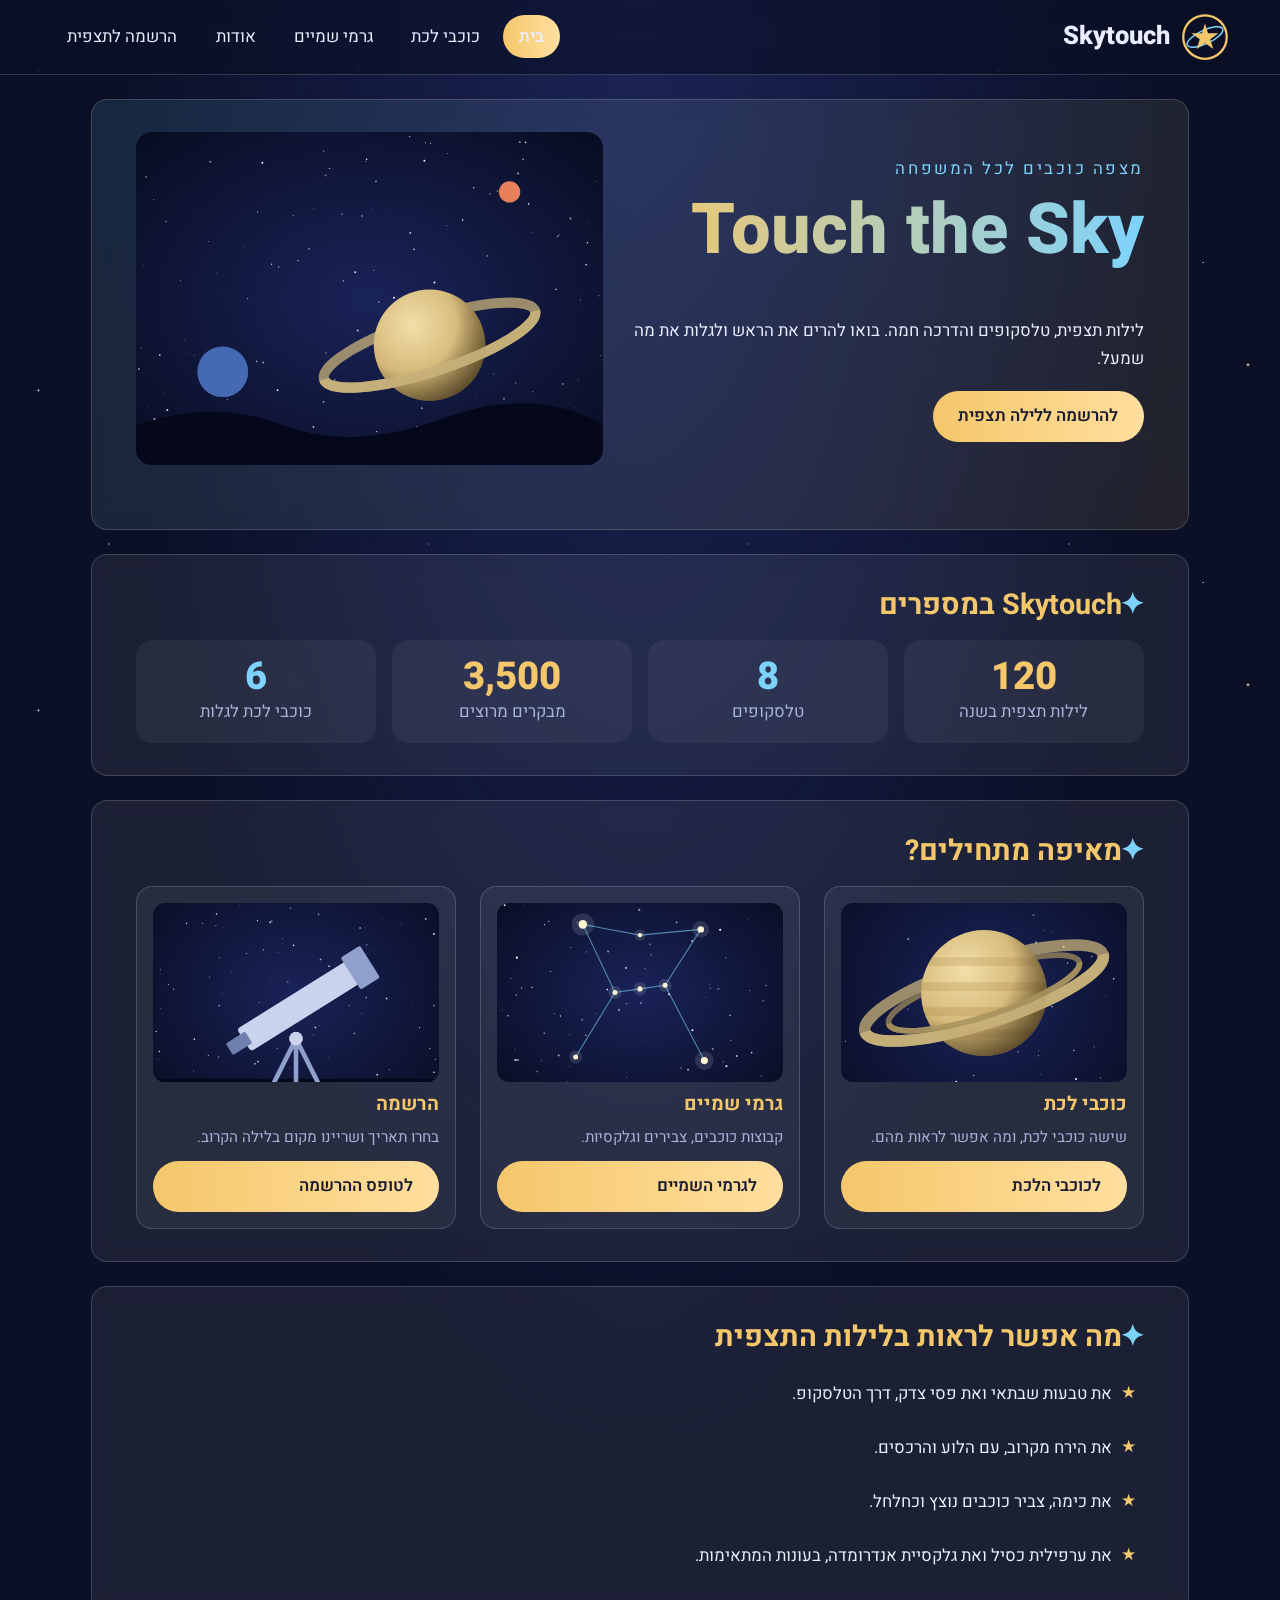
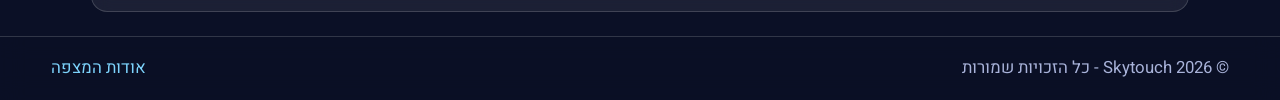
<file: index.html>
<!DOCTYPE html>
<html lang="he" dir="rtl">
<head>
  <meta charset="UTF-8">
  <meta name="viewport" content="width=device-width, initial-scale=1.0">
  <meta name="description" content="Skytouch - מצפה כוכבים עם לילות תצפית לכל המשפחה. Touch the Sky">
  <title>Skytouch | מצפה כוכבים</title>
  <link rel="icon" href="favicon.ico">
  <link rel="preconnect" href="https://fonts.googleapis.com">
  <link rel="preconnect" href="https://fonts.gstatic.com" crossorigin>
  <link href="https://fonts.googleapis.com/css2?family=Heebo:wght@300;400;600;800&display=swap" rel="stylesheet">
  <link rel="stylesheet" href="css/style.css">
  <link rel="stylesheet" href="css/home.css">
</head>
<body class="home">

  <header class="site-header">
    <a class="logo" href="index.html">
      <img src="assets/images/logo.svg" alt="לוגו Skytouch" width="48" height="48">
      <span>Skytouch</span>
    </a>
    <nav aria-label="תפריט ראשי">
      <ul>
        <li><a href="index.html" aria-current="page">בית</a></li>
        <li><a href="pages/planets.html">כוכבי לכת</a></li>
        <li><a href="pages/objects.html">גרמי שמיים</a></li>
        <li><a href="pages/about.html">אודות</a></li>
        <li><a href="pages/booking.html">הרשמה לתצפית</a></li>
      </ul>
    </nav>
  </header>

  <main>
    <section class="hero">
      <div class="hero-text">
        <p class="eyebrow">מצפה כוכבים לכל המשפחה</p>
        <h1>Touch the Sky</h1>
        <p>לילות תצפית, טלסקופים והדרכה חמה. בואו להרים את הראש ולגלות את מה שמעל.</p>
        <a class="btn" href="pages/booking.html">להרשמה ללילה תצפית</a>
      </div>
      <img src="assets/images/hero.svg" alt="איור של כוכב שבתאי עם טבעות מעל אופק לילי" width="700" height="500">
    </section>

    <section>
      <h2>Skytouch במספרים</h2>
      <ul class="stats">
        <li><strong>120</strong><span>לילות תצפית בשנה</span></li>
        <li><strong>8</strong><span>טלסקופים</span></li>
        <li><strong>3,500</strong><span>מבקרים מרוצים</span></li>
        <li><strong>6</strong><span>כוכבי לכת לגלות</span></li>
      </ul>
    </section>

    <section>
      <h2>מאיפה מתחילים?</h2>
      <div class="entry-cards">
        <article class="card">
          <img src="assets/images/planets/saturn.svg" alt="איור של שבתאי" width="400" height="400">
          <h3>כוכבי לכת</h3>
          <p>שישה כוכבי לכת, ומה אפשר לראות מהם.</p>
          <a class="btn" href="pages/planets.html">לכוכבי הלכת</a>
        </article>
        <article class="card">
          <img src="assets/images/objects/orion.svg" alt="איור של קבוצת הכוכבים כסיל" width="400" height="300">
          <h3>גרמי שמיים</h3>
          <p>קבוצות כוכבים, צבירים וגלקסיות.</p>
          <a class="btn" href="pages/objects.html">לגרמי השמיים</a>
        </article>
        <article class="card">
          <img src="assets/images/telescope.svg" alt="איור של טלסקופ" width="500" height="420">
          <h3>הרשמה</h3>
          <p>בחרו תאריך ושריינו מקום בלילה הקרוב.</p>
          <a class="btn" href="pages/booking.html">לטופס ההרשמה</a>
        </article>
      </div>
    </section>

    <section>
      <h2>מה אפשר לראות בלילות התצפית</h2>
      <ul class="sky-list">
        <li>את טבעות שבתאי ואת פסי צדק, דרך הטלסקופ.</li>
        <li>את הירח מקרוב, עם הלוע והרכסים.</li>
        <li>את כימה, צביר כוכבים נוצץ וכחלחל.</li>
        <li>את ערפילית כסיל ואת גלקסיית אנדרומדה, בעונות המתאימות.</li>
      </ul>
    </section>
  </main>

  <footer>
    <p>&copy; 2026 Skytouch - כל הזכויות שמורות</p>
    <a href="pages/about.html">אודות המצפה</a>
  </footer>

</body>
</html>
</file>
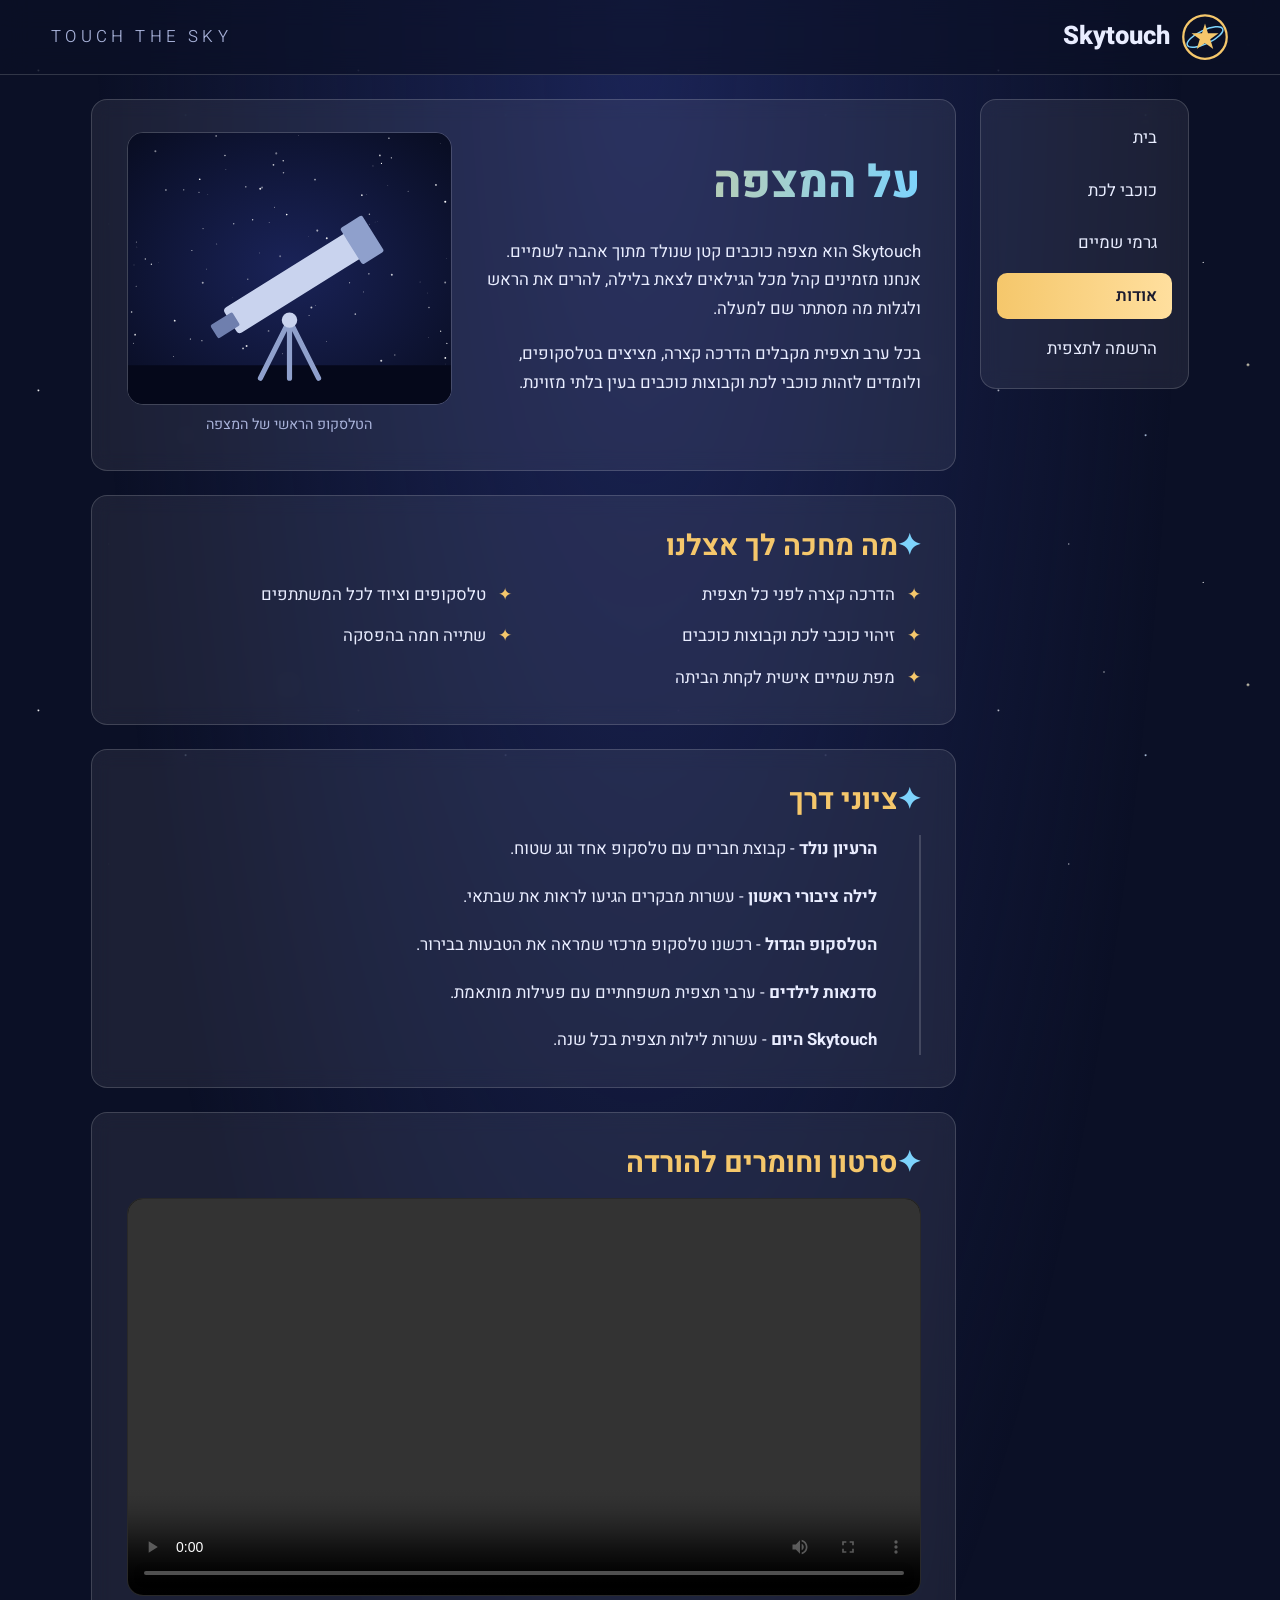
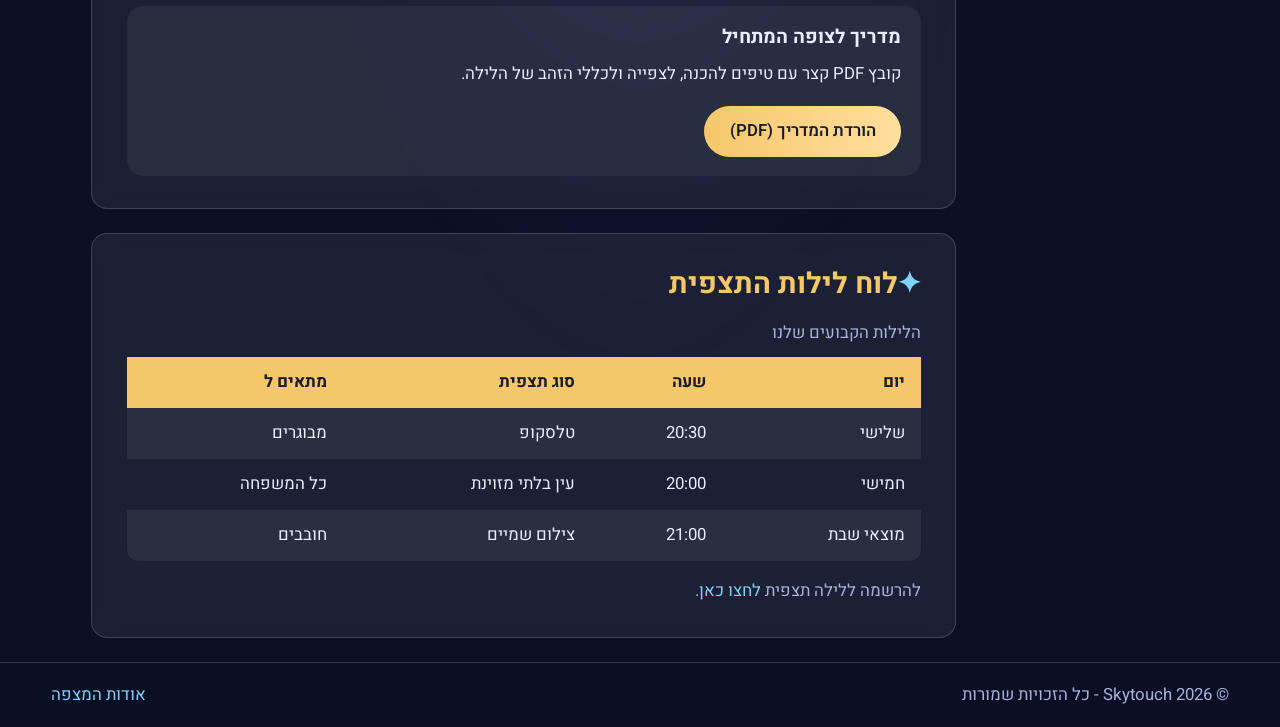
<file: pages/about.html>
<!DOCTYPE html>
<html lang="he" dir="rtl">
<head>
  <meta charset="UTF-8">
  <meta name="viewport" content="width=device-width, initial-scale=1.0">
  <meta name="description" content="הסיפור של מצפה Skytouch, לוח הלילות שלנו ומדריך להורדה לצופה המתחיל">
  <title>אודות | Skytouch</title>
  <link rel="icon" href="../favicon.ico">
  <link rel="preconnect" href="https://fonts.googleapis.com">
  <link rel="preconnect" href="https://fonts.gstatic.com" crossorigin>
  <link href="https://fonts.googleapis.com/css2?family=Heebo:wght@300;400;600;800&display=swap" rel="stylesheet">
  <link rel="stylesheet" href="../css/style.css">
  <link rel="stylesheet" href="../css/about.css">
</head>
<body>

  <header class="site-header">
    <a class="logo" href="../index.html">
      <img src="../assets/images/logo.svg" alt="לוגו Skytouch" width="48" height="48">
      <span>Skytouch</span>
    </a>
    <p class="tagline">Touch the Sky</p>
  </header>

  <div class="layout">
    <aside>
      <nav aria-label="תפריט ראשי">
        <ul>
          <li><a href="../index.html">בית</a></li>
          <li><a href="planets.html">כוכבי לכת</a></li>
          <li><a href="objects.html">גרמי שמיים</a></li>
          <li><a href="about.html" aria-current="page">אודות</a></li>
          <li><a href="booking.html">הרשמה לתצפית</a></li>
        </ul>
      </nav>
    </aside>

    <main>
      <section class="story">
        <div class="story-text">
          <h1>על המצפה</h1>
          <p>Skytouch הוא מצפה כוכבים קטן שנולד מתוך אהבה לשמיים. אנחנו מזמינים קהל מכל הגילאים לצאת בלילה, להרים את הראש ולגלות מה מסתתר שם למעלה.</p>
          <p>בכל ערב תצפית מקבלים הדרכה קצרה, מציצים בטלסקופים, ולומדים לזהות כוכבי לכת וקבוצות כוכבים בעין בלתי מזוינת.</p>
        </div>
        <figure>
          <img src="../assets/images/telescope.svg" alt="איור של טלסקופ על חצובה מתחת לשמיים כוכבים" width="500" height="420">
          
          <figcaption>הטלסקופ הראשי של המצפה</figcaption>
        </figure>
      </section>

      <section>
        <h2>מה מחכה לך אצלנו</h2>
        <ul class="perks">
          <li>הדרכה קצרה לפני כל תצפית</li>
          <li>טלסקופים וציוד לכל המשתתפים</li>
          <li>זיהוי כוכבי לכת וקבוצות כוכבים</li>
          <li>שתייה חמה בהפסקה</li>
          <li>מפת שמיים אישית לקחת הביתה</li>
        </ul>
      </section>

      <section>
        <h2>ציוני דרך</h2>
        <ol class="timeline">
          <li><strong>הרעיון נולד</strong> - קבוצת חברים עם טלסקופ אחד וגג שטוח.</li>
          <li><strong>לילה ציבורי ראשון</strong> - עשרות מבקרים הגיעו לראות את שבתאי.</li>
          <li><strong>הטלסקופ הגדול</strong> - רכשנו טלסקופ מרכזי שמראה את הטבעות בבירור.</li>
          <li><strong>סדנאות לילדים</strong> - ערבי תצפית משפחתיים עם פעילות מותאמת.</li>
          <li><strong>Skytouch היום</strong> - עשרות לילות תצפית בכל שנה.</li>
        </ol>
      </section>

      <section>
        <h2>סרטון וחומרים להורדה</h2>
        <div class="media-row">
          <figure class="video-box">
            <video controls preload="metadata" width="640" height="360">
              <source src="../assets/media/starfield.mp4" type="video/mp4">
              הדפדפן שלך אינו תומך בנגן וידאו.
            </video>

          </figure>
          <div class="download-box">
            <h3>מדריך לצופה המתחיל</h3>
            <p>קובץ PDF קצר עם טיפים להכנה, לצפייה ולכללי הזהב של הלילה.</p>
            <a class="btn" href="../assets/docs/beginner-guide.pdf" download>הורדת המדריך (PDF)</a>
          </div>
        </div>
      </section>

      <section>
        <h2>לוח לילות התצפית</h2>
        <table class="schedule">
          <caption>הלילות הקבועים שלנו</caption>
          <thead>
            <tr>
              <th scope="col">יום</th>
              <th scope="col">שעה</th>
              <th scope="col">סוג תצפית</th>
              <th scope="col">מתאים ל</th>
            </tr>
          </thead>
          <tbody>
            <tr>
              <td>שלישי</td>
              <td>20:30</td>
              <td>טלסקופ</td>
              <td>מבוגרים</td>
            </tr>
            <tr>
              <td>חמישי</td>
              <td>20:00</td>
              <td>עין בלתי מזוינת</td>
              <td>כל המשפחה</td>
            </tr>
            <tr>
              <td>מוצאי שבת</td>
              <td>21:00</td>
              <td>צילום שמיים</td>
              <td>חובבים</td>
            </tr>
          </tbody>
        </table>
        <p class="note">להרשמה ללילה תצפית <a href="booking.html">לחצו כאן</a>.</p>
      </section>
    </main>
  </div>

  <footer>
    <p>&copy; 2026 Skytouch - כל הזכויות שמורות</p>
    <a href="about.html">אודות המצפה</a>
  </footer>

</body>
</html>
</file>
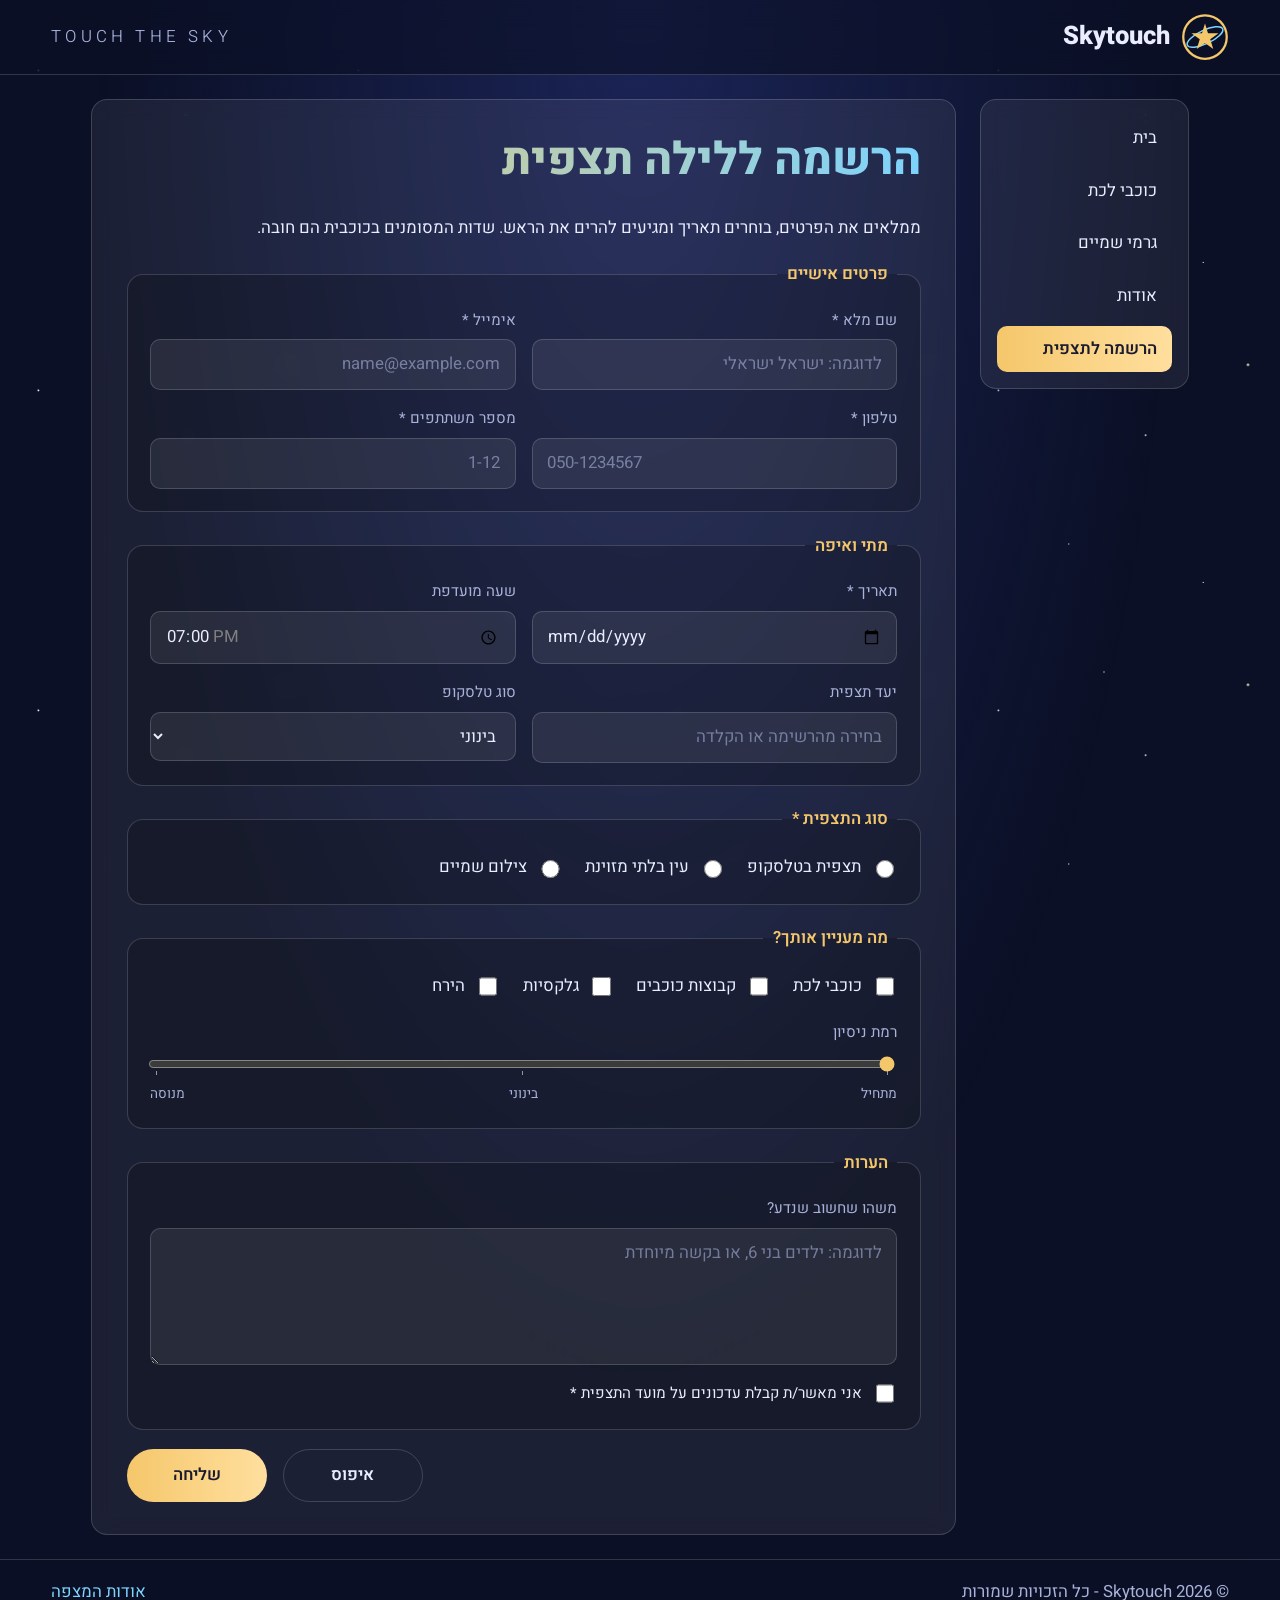
<file: pages/booking.html>
<!DOCTYPE html>
<html lang="he" dir="rtl">
<head>
  <meta charset="UTF-8">
  <meta name="viewport" content="width=device-width, initial-scale=1.0">
  <meta name="description" content="הרשמה ללילה תצפית במצפה Skytouch">
  <title>הרשמה לתצפית | Skytouch</title>
  <link rel="icon" href="../favicon.ico">
  <link rel="preconnect" href="https://fonts.googleapis.com">
  <link rel="preconnect" href="https://fonts.gstatic.com" crossorigin>
  <link href="https://fonts.googleapis.com/css2?family=Heebo:wght@300;400;600;800&display=swap" rel="stylesheet">
  <link rel="stylesheet" href="../css/style.css">
  <link rel="stylesheet" href="../css/booking.css">
</head>
<body>

  <header class="site-header">
    <a class="logo" href="../index.html">
      <img src="../assets/images/logo.svg" alt="לוגו Skytouch" width="48" height="48">
      <span>Skytouch</span>
    </a>
    <p class="tagline">Touch the Sky</p>
  </header>

  <div class="layout">
    <aside>
      <nav aria-label="תפריט ראשי">
        <ul>
          <li><a href="../index.html">בית</a></li>
          <li><a href="planets.html">כוכבי לכת</a></li>
          <li><a href="objects.html">גרמי שמיים</a></li>
          <li><a href="about.html">אודות</a></li>
          <li><a href="booking.html" aria-current="page">הרשמה לתצפית</a></li>
        </ul>
      </nav>
    </aside>

    <main>
      <section>
        <h1>הרשמה ללילה תצפית</h1>
        <p>ממלאים את הפרטים, בוחרים תאריך ומגיעים להרים את הראש. שדות המסומנים בכוכבית הם חובה.</p>

        <form action="thanks.html" method="get">

          <fieldset>
            <legend>פרטים אישיים</legend>
            <div class="row">
              <label>
                <span>שם מלא *</span>
                <input type="text" name="fullname" placeholder="לדוגמה: ישראל ישראלי" required minlength="2" maxlength="40" autocomplete="name">
              </label>
              <label>
                <span>אימייל *</span>
                <input type="email" name="email" placeholder="name@example.com" required autocomplete="email">
              </label>
            </div>
            <div class="row">
              <label>
                <span>טלפון *</span>
                <input type="tel" name="phone" placeholder="050-1234567" required pattern="0[0-9]{1,2}-?[0-9]{7}" title="מספר טלפון ישראלי, לדוגמה 050-1234567" autocomplete="tel">
              </label>
              <label>
                <span>מספר משתתפים *</span>
                <input type="number" name="people" placeholder="1-12" min="1" max="12" required>
              </label>
            </div>
          </fieldset>

          <fieldset>
            <legend>מתי ואיפה</legend>
            <div class="row">
              <label>
                <span>תאריך *</span>
                <input type="date" name="date" min="2026-11-01" max="2027-12-31" required>
              </label>
              <label>
                <span>שעה מועדפת</span>
                <input type="time" name="time" min="19:00" max="23:00" value="19:00" >
              </label>
            </div>
            <div class="row">
              <label>
                <span>יעד תצפית</span>
                <input type="text" name="place" list="places" placeholder="בחירה מהרשימה או הקלדה">
                <datalist id="places">
                  <option value="גג המצפה">
                  <option value="שדה פתוח מחוץ לעיר">
                  <option value="חניון לילה בהר">
                </datalist>
              </label>
              <label>
                <span>סוג טלסקופ</span>
                <select name="scope">
                  <optgroup label="לפי גודל">
                    <option value="small">קטן - קל לנשיאה</option>
                    <option value="medium" selected>בינוני</option>
                    <option value="large">גדול - הטלסקופ הראשי</option>
                  </optgroup>
                  <optgroup label="אחר">
                    <option value="none">בלי טלסקופ, רק עין</option>
                  </optgroup>
                </select>
              </label>
            </div>
          </fieldset>

          <fieldset>
            <legend>סוג התצפית *</legend>
            <div class="choices">
              <label><input type="radio" name="kind" value="telescope" required> תצפית בטלסקופ</label>
              <label><input type="radio" name="kind" value="eye"> עין בלתי מזוינת</label>
              <label><input type="radio" name="kind" value="photo"> צילום שמיים</label>
            </div>
          </fieldset>

          <fieldset>
            <legend>מה מעניין אותך?</legend>
            <div class="choices">
              <label><input type="checkbox" name="interest" value="planets"> כוכבי לכת</label>
              <label><input type="checkbox" name="interest" value="constellations"> קבוצות כוכבים</label>
              <label><input type="checkbox" name="interest" value="galaxies"> גלקסיות</label>
              <label><input type="checkbox" name="interest" value="moon"> הירח</label>
            </div>

            <label class="range-label">
              <span>רמת ניסיון</span>
              <input type="range" name="level" min="1" max="5" step="1" value="1" list="levels">
              <datalist id="levels">
                <option value="1" label="מתחיל">
                <option value="3" label="בינוני">
                <option value="5" label="מנוסה">
              </datalist>
              <span class="range-ends"><span>מתחיל</span><span>בינוני</span><span>מנוסה</span></span>
            </label>
          </fieldset>

          <fieldset>
            <legend>הערות</legend>
            <label>
              <span>משהו שחשוב שנדע?</span>
              <textarea name="notes" rows="4" maxlength="300" placeholder="לדוגמה: ילדים בני 6, או בקשה מיוחדת"></textarea>
            </label>
            <label class="agree">
              <input type="checkbox" name="agree" value="yes" required >
              <span>אני מאשר/ת קבלת עדכונים על מועד התצפית *</span>
            </label>
          </fieldset>

          <div class="buttons">
            <button type="reset">איפוס</button>
            <button type="submit">שליחה</button>
          </div>
        </form>
      </section>
    </main>
  </div>

  <footer>
    <p>&copy; 2026 Skytouch - כל הזכויות שמורות</p>
    <a href="about.html">אודות המצפה</a>
  </footer>

</body>
</html>
</file>
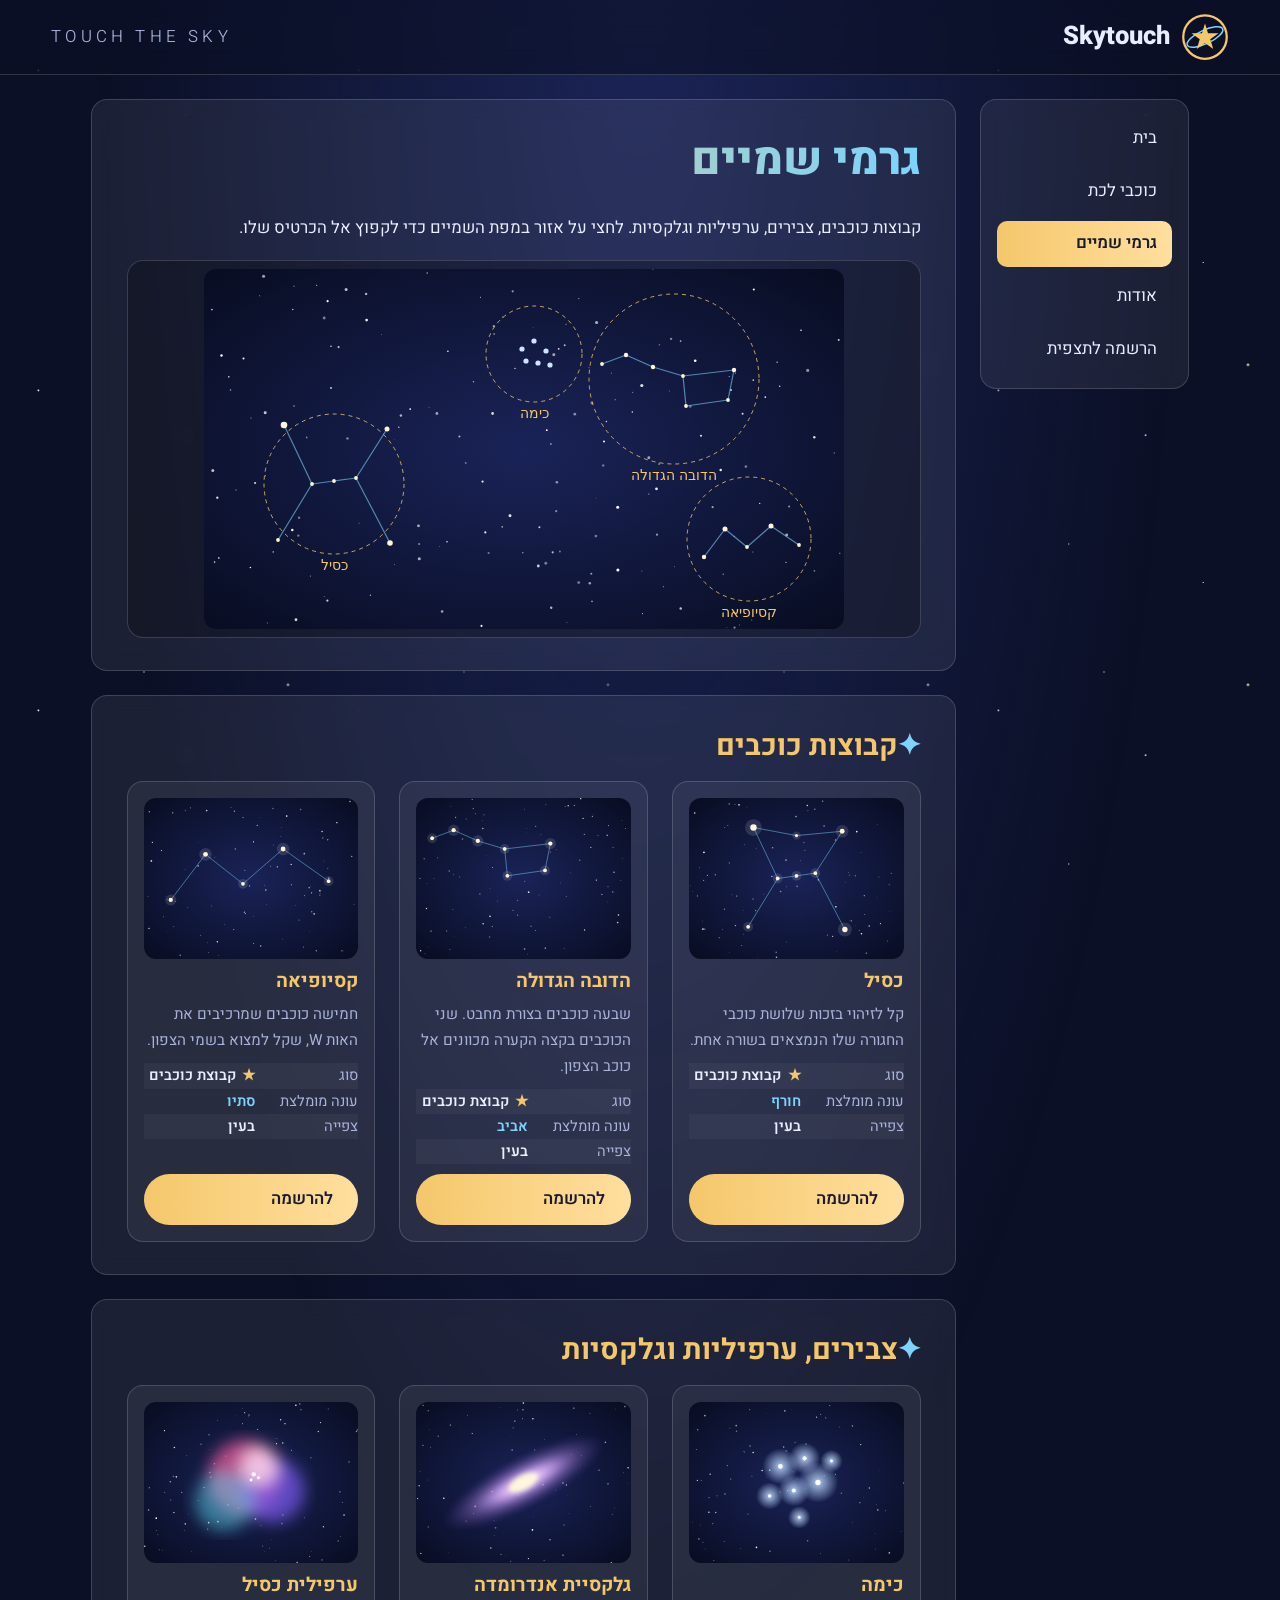
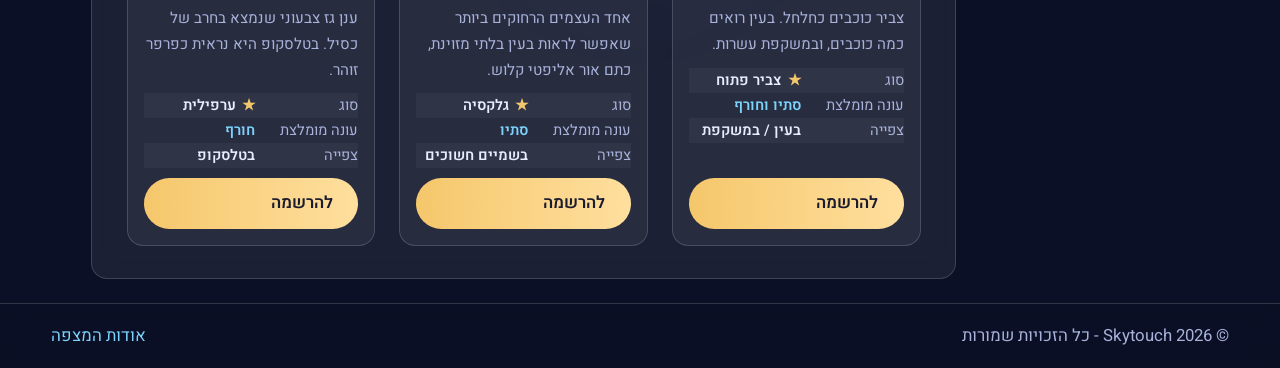
<file: pages/objects.html>
<!DOCTYPE html>
<html lang="he" dir="rtl">
<head>
  <meta charset="UTF-8">
  <meta name="viewport" content="width=device-width, initial-scale=1.0">
  <meta name="description" content="קבוצות כוכבים, צבירים, ערפיליות וגלקסיות - מה לחפש בשמיים ומתי">
  <title>גרמי שמיים | Skytouch</title>
  <link rel="icon" href="../favicon.ico">
  <link rel="preconnect" href="https://fonts.googleapis.com">
  <link rel="preconnect" href="https://fonts.gstatic.com" crossorigin>
  <link href="https://fonts.googleapis.com/css2?family=Heebo:wght@300;400;600;800&display=swap" rel="stylesheet">
  <link rel="stylesheet" href="../css/style.css">
  <link rel="stylesheet" href="../css/objects.css">
</head>
<body>

  <header class="site-header">
    <a class="logo" href="../index.html">
      <img src="../assets/images/logo.svg" alt="לוגו Skytouch" width="48" height="48">
      <span>Skytouch</span>
    </a>
    <p class="tagline">Touch the Sky</p>
  </header>

  <div class="layout">
    <aside>
      <nav aria-label="תפריט ראשי">
        <ul>
          <li><a href="../index.html">בית</a></li>
          <li><a href="planets.html">כוכבי לכת</a></li>
          <li><a href="objects.html" aria-current="page">גרמי שמיים</a></li>
          <li><a href="about.html">אודות</a></li>
          <li><a href="booking.html">הרשמה לתצפית</a></li>
        </ul>
      </nav>
    </aside>

    <main>
      <section>
        <h1>גרמי שמיים</h1>
        <p>קבוצות כוכבים, צבירים, ערפיליות וגלקסיות. לחצי על אזור במפת השמיים כדי לקפוץ אל הכרטיס שלו.</p>

        <div class="map-wrap">
          <img src="../assets/images/sky-map.svg" alt="מפת שמיים עם ארבע קבוצות כוכבים לחיצות" width="640" height="360" usemap="#skymap">
        </div>
        <map name="skymap">
          <area shape="circle" coords="130,215,70" href="#orion" alt="כסיל">
          <area shape="circle" coords="470,110,85" href="#big-dipper" alt="הדובה הגדולה">
          <area shape="circle" coords="330,85,48" href="#pleiades" alt="כימה">
          <area shape="circle" coords="545,270,62" href="#cassiopeia" alt="קסיופיאה">
        </map>
      </section>

      <section>
        <h2>קבוצות כוכבים</h2>
        <div class="cards">
          <article class="card" id="orion">
            <img src="../assets/images/objects/orion.svg" alt="איור של קבוצת הכוכבים כסיל" width="400" height="300">
            <h3>כסיל</h3>
            <p>קל לזיהוי בזכות שלושת כוכבי החגורה שלו הנמצאים בשורה אחת.</p>
            <dl>
              <dt>סוג</dt><dd>קבוצת כוכבים</dd>
              <dt>עונה מומלצת</dt><dd>חורף</dd>
              <dt>צפייה</dt><dd>בעין</dd>
            </dl>
            <a class="btn" href="booking.html">להרשמה</a>
          </article>

          <article class="card" id="big-dipper">
            <img src="../assets/images/objects/big-dipper.svg" alt="איור של קבוצת הכוכבים הדובה הגדולה" width="400" height="300">
            <h3>הדובה הגדולה</h3>
            <p>שבעה כוכבים בצורת מחבט. שני הכוכבים בקצה הקערה מכוונים אל כוכב הצפון.</p>
            <dl>
              <dt>סוג</dt><dd>קבוצת כוכבים</dd>
              <dt>עונה מומלצת</dt><dd>אביב</dd>
              <dt>צפייה</dt><dd>בעין</dd>
            </dl>
            <a class="btn" href="booking.html">להרשמה</a>
          </article>

          <article class="card" id="cassiopeia">
            <img src="../assets/images/objects/cassiopeia.svg" alt="איור של קבוצת הכוכבים קסיופיאה" width="400" height="300">
            <h3>קסיופיאה</h3>
            <p>חמישה כוכבים שמרכיבים את האות W, שקל למצוא בשמי הצפון.</p>
            <dl>
              <dt>סוג</dt><dd>קבוצת כוכבים</dd>
              <dt>עונה מומלצת</dt><dd>סתיו</dd>
              <dt>צפייה</dt><dd>בעין</dd>
            </dl>
            <a class="btn" href="booking.html">להרשמה</a>
          </article>
        </div>
      </section>

      <section>
        <h2>צבירים, ערפיליות וגלקסיות</h2>
        <div class="cards">
          <article class="card" id="pleiades">
            <img src="../assets/images/objects/pleiades.svg" alt="איור של צביר הכוכבים כימה" width="400" height="300">
            <h3>כימה</h3>
            <p>צביר כוכבים כחלחל. בעין רואים כמה כוכבים, ובמשקפת עשרות.</p>
            <dl>
              <dt>סוג</dt><dd>צביר פתוח</dd>
              <dt>עונה מומלצת</dt><dd>סתיו וחורף</dd>
              <dt>צפייה</dt><dd>בעין / במשקפת</dd>
            </dl>
            <a class="btn" href="booking.html">להרשמה</a>
          </article>

          <article class="card">
            <img src="../assets/images/objects/andromeda.svg" alt="איור של גלקסיית אנדרומדה" width="400" height="300">
            <h3>גלקסיית אנדרומדה</h3>
            <p>אחד העצמים הרחוקים ביותר שאפשר לראות בעין בלתי מזוינת, כתם אור אליפטי קלוש.</p>
            <dl>
              <dt>סוג</dt><dd>גלקסיה</dd>
              <dt>עונה מומלצת</dt><dd>סתיו</dd>
              <dt>צפייה</dt><dd>בשמיים חשוכים</dd>
            </dl>
            <a class="btn" href="booking.html">להרשמה</a>
          </article>

          <article class="card">
            <img src="../assets/images/objects/orion-nebula.svg" alt="איור של ערפילית כסיל" width="400" height="300">
            <h3>ערפילית כסיל</h3>
            <p>ענן גז צבעוני שנמצא בחרב של כסיל. בטלסקופ היא נראית כפרפר זוהר.</p>
            <dl>
              <dt>סוג</dt><dd>ערפילית</dd>
              <dt>עונה מומלצת</dt><dd>חורף</dd>
              <dt>צפייה</dt><dd>בטלסקופ</dd>
            </dl>
            <a class="btn" href="booking.html">להרשמה</a>
          </article>
        </div>
      </section>
    </main>
  </div>

  <footer>
    <p>&copy; 2026 Skytouch - כל הזכויות שמורות</p>
    <a href="about.html">אודות המצפה</a>
  </footer>

</body>
</html>
</file>
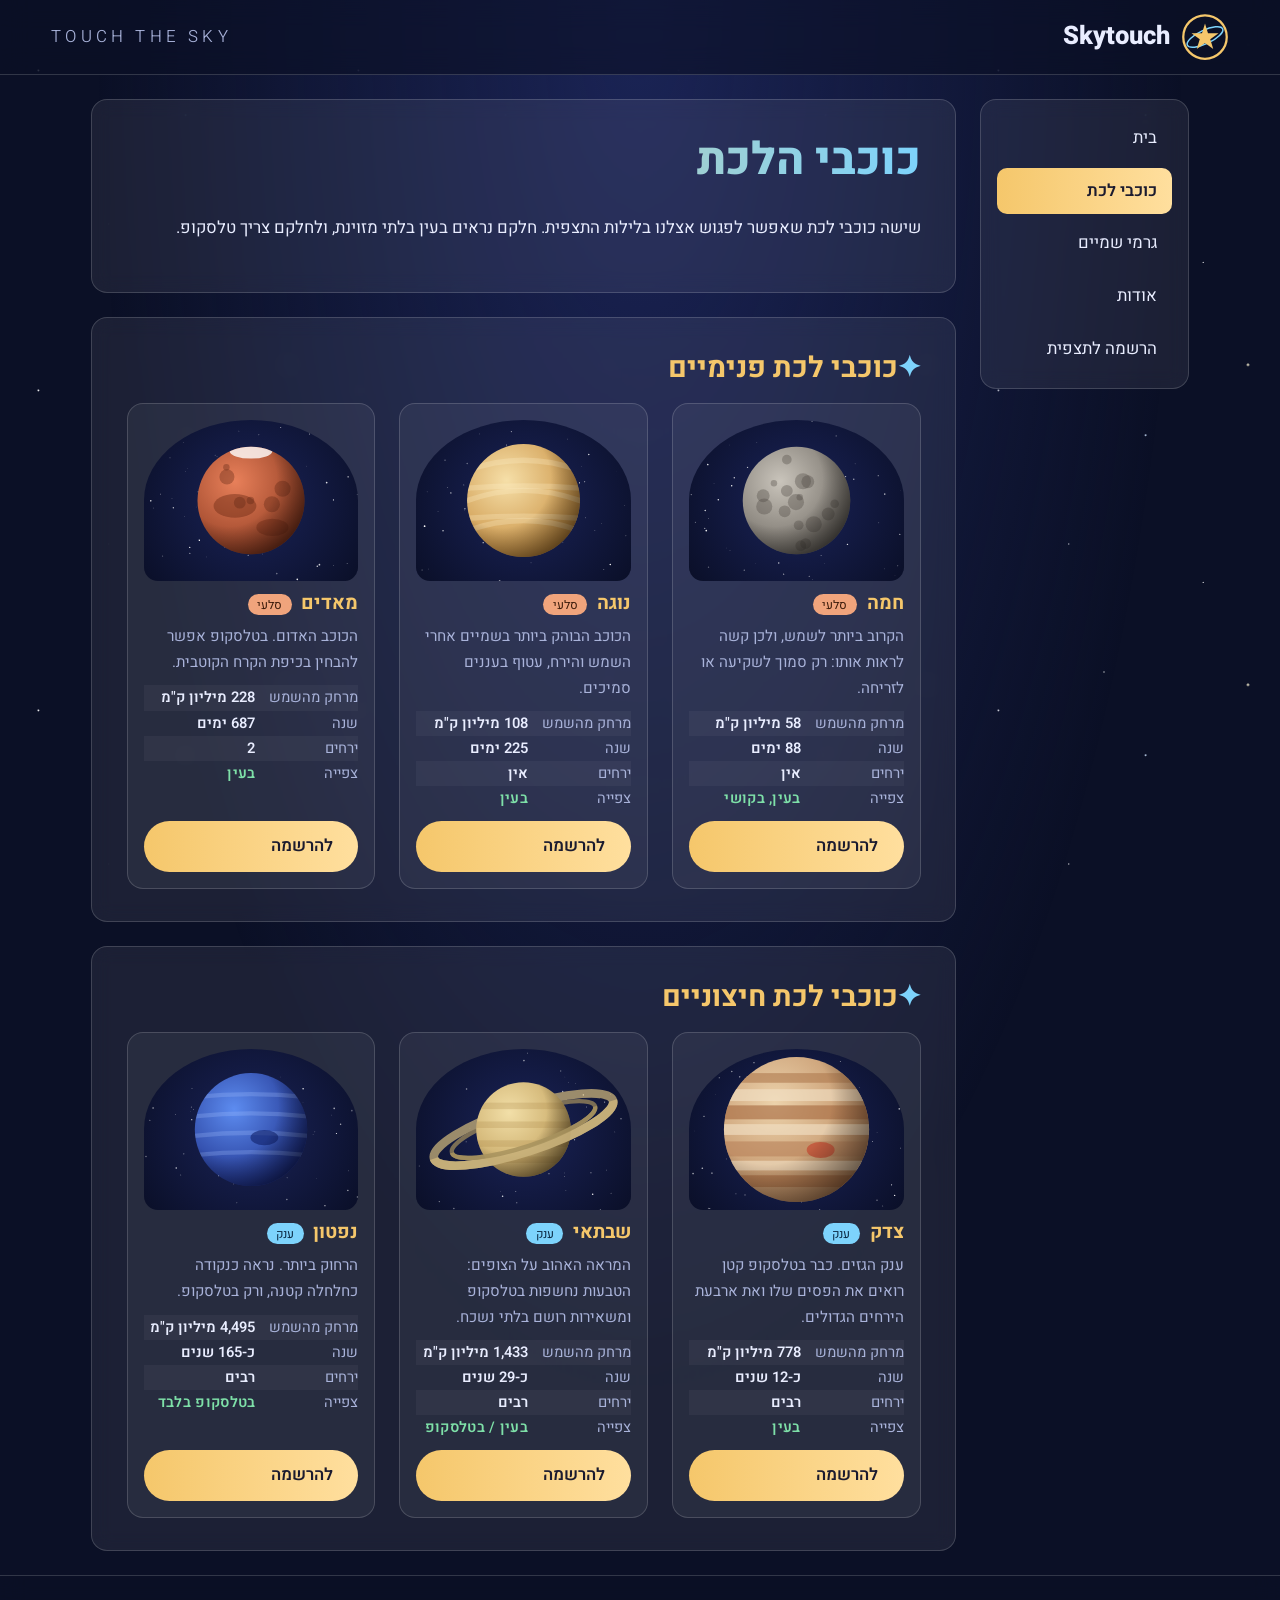
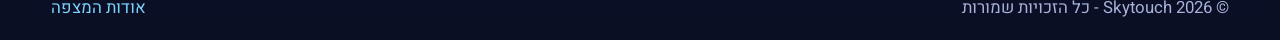
<file: pages/planets.html>
<!DOCTYPE html>
<html lang="he" dir="rtl">
<head>
  <meta charset="UTF-8">
  <meta name="viewport" content="width=device-width, initial-scale=1.0">
  <meta name="description" content="כוכבי הלכת של מערכת השמש - ומה אפשר לראות מהם בלילות התצפית של Skytouch">
  <title>כוכבי לכת | Skytouch</title>
  <link rel="icon" href="../favicon.ico">
  <link rel="preconnect" href="https://fonts.googleapis.com">
  <link rel="preconnect" href="https://fonts.gstatic.com" crossorigin>
  <link href="https://fonts.googleapis.com/css2?family=Heebo:wght@300;400;600;800&display=swap" rel="stylesheet">
  <link rel="stylesheet" href="../css/style.css">
  <link rel="stylesheet" href="../css/planets.css">
</head>
<body>

  <header class="site-header">
    <a class="logo" href="../index.html">
      <img src="../assets/images/logo.svg" alt="לוגו Skytouch" width="48" height="48">
      <span>Skytouch</span>
    </a>
    <p class="tagline">Touch the Sky</p>
  </header>

  <div class="layout">
    <aside>
      <nav aria-label="תפריט ראשי">
        <ul>
          <li><a href="../index.html">בית</a></li>
          <li><a href="planets.html" aria-current="page">כוכבי לכת</a></li>
          <li><a href="objects.html">גרמי שמיים</a></li>
          <li><a href="about.html">אודות</a></li>
          <li><a href="booking.html">הרשמה לתצפית</a></li>
        </ul>
      </nav>
    </aside>

    <main>
      <section>
        <h1>כוכבי הלכת</h1>
        <p>שישה כוכבי לכת שאפשר לפגוש אצלנו בלילות התצפית. חלקם נראים בעין בלתי מזוינת, ולחלקם צריך טלסקופ.</p>
      </section>

      <section>
        <h2>כוכבי לכת פנימיים</h2>
        <div class="cards">
          <article class="card">
            <img src="../assets/images/planets/mercury.svg" alt="איור של כוכב חמה" width="400" height="400">
            <h3>חמה</h3>
            <p>הקרוב ביותר לשמש, ולכן קשה לראות אותו: רק סמוך לשקיעה או לזריחה.</p>
            <dl>
              <dt>מרחק מהשמש</dt><dd>58 מיליון ק"מ</dd>
              <dt>שנה</dt><dd>88 ימים</dd>
              <dt>ירחים</dt><dd>אין</dd>
              <dt>צפייה</dt><dd>בעין, בקושי</dd>
            </dl>
            <a class="btn" href="booking.html">להרשמה</a>
          </article>

          <article class="card">
            <img src="../assets/images/planets/venus.svg" alt="איור של כוכב נוגה" width="400" height="400">
            <h3>נוגה</h3>
            <p>הכוכב הבוהק ביותר בשמיים אחרי השמש והירח, עטוף בעננים סמיכים.</p>
            <dl>
              <dt>מרחק מהשמש</dt><dd>108 מיליון ק"מ</dd>
              <dt>שנה</dt><dd>225 ימים</dd>
              <dt>ירחים</dt><dd>אין</dd>
              <dt>צפייה</dt><dd>בעין</dd>
            </dl>
            <a class="btn" href="booking.html">להרשמה</a>
          </article>

          <article class="card">
            <img src="../assets/images/planets/mars.svg" alt="איור של כוכב מאדים" width="400" height="400">
            <h3>מאדים</h3>
            <p>הכוכב האדום. בטלסקופ אפשר להבחין בכיפת הקרח הקוטבית.</p>
            <dl>
              <dt>מרחק מהשמש</dt><dd>228 מיליון ק"מ</dd>
              <dt>שנה</dt><dd>687 ימים</dd>
              <dt>ירחים</dt><dd>2</dd>
              <dt>צפייה</dt><dd>בעין</dd>
            </dl>
            <a class="btn" href="booking.html">להרשמה</a>
          </article>
        </div>
      </section>

      <section>
        <h2>כוכבי לכת חיצוניים</h2>
        <div class="cards">
          <article class="card">
            <img src="../assets/images/planets/jupiter.svg" alt="איור של כוכב צדק" width="400" height="400">
            <h3>צדק</h3>
            <p>ענק הגזים. כבר בטלסקופ קטן רואים את הפסים שלו ואת ארבעת הירחים הגדולים.</p>
            <dl>
              <dt>מרחק מהשמש</dt><dd>778 מיליון ק"מ</dd>
              <dt>שנה</dt><dd>כ-12 שנים</dd>
              <dt>ירחים</dt><dd>רבים</dd>
              <dt>צפייה</dt><dd>בעין</dd>
            </dl>
            <a class="btn" href="booking.html">להרשמה</a>
          </article>

          <article class="card">
            <img src="../assets/images/planets/saturn.svg" alt="איור של כוכב שבתאי עם הטבעות" width="400" height="400">
            <h3>שבתאי</h3>
            <p>המראה האהוב על הצופים: הטבעות נחשפות בטלסקופ ומשאירות רושם בלתי נשכח.</p>
            <dl>
              <dt>מרחק מהשמש</dt><dd>1,433 מיליון ק"מ</dd>
              <dt>שנה</dt><dd>כ-29 שנים</dd>
              <dt>ירחים</dt><dd>רבים</dd>
              <dt>צפייה</dt><dd>בעין / בטלסקופ</dd>
            </dl>
            <a class="btn" href="booking.html">להרשמה</a>
          </article>

          <article class="card">
            <img src="../assets/images/planets/neptune.svg" alt="איור של כוכב נפטון" width="400" height="400">
            <h3>נפטון</h3>
            <p>הרחוק ביותר. נראה כנקודה כחלחלה קטנה, ורק בטלסקופ.</p>
            <dl>
              <dt>מרחק מהשמש</dt><dd>4,495 מיליון ק"מ</dd>
              <dt>שנה</dt><dd>כ-165 שנים</dd>
              <dt>ירחים</dt><dd>רבים</dd>
              <dt>צפייה</dt><dd>בטלסקופ בלבד</dd>
            </dl>
            <a class="btn" href="booking.html">להרשמה</a>
          </article>
        </div>
      </section>
    </main>
  </div>

  <footer>
    <p>&copy; 2026 Skytouch - כל הזכויות שמורות</p>
    <a href="about.html">אודות המצפה</a>
  </footer>

</body>
</html>
</file>
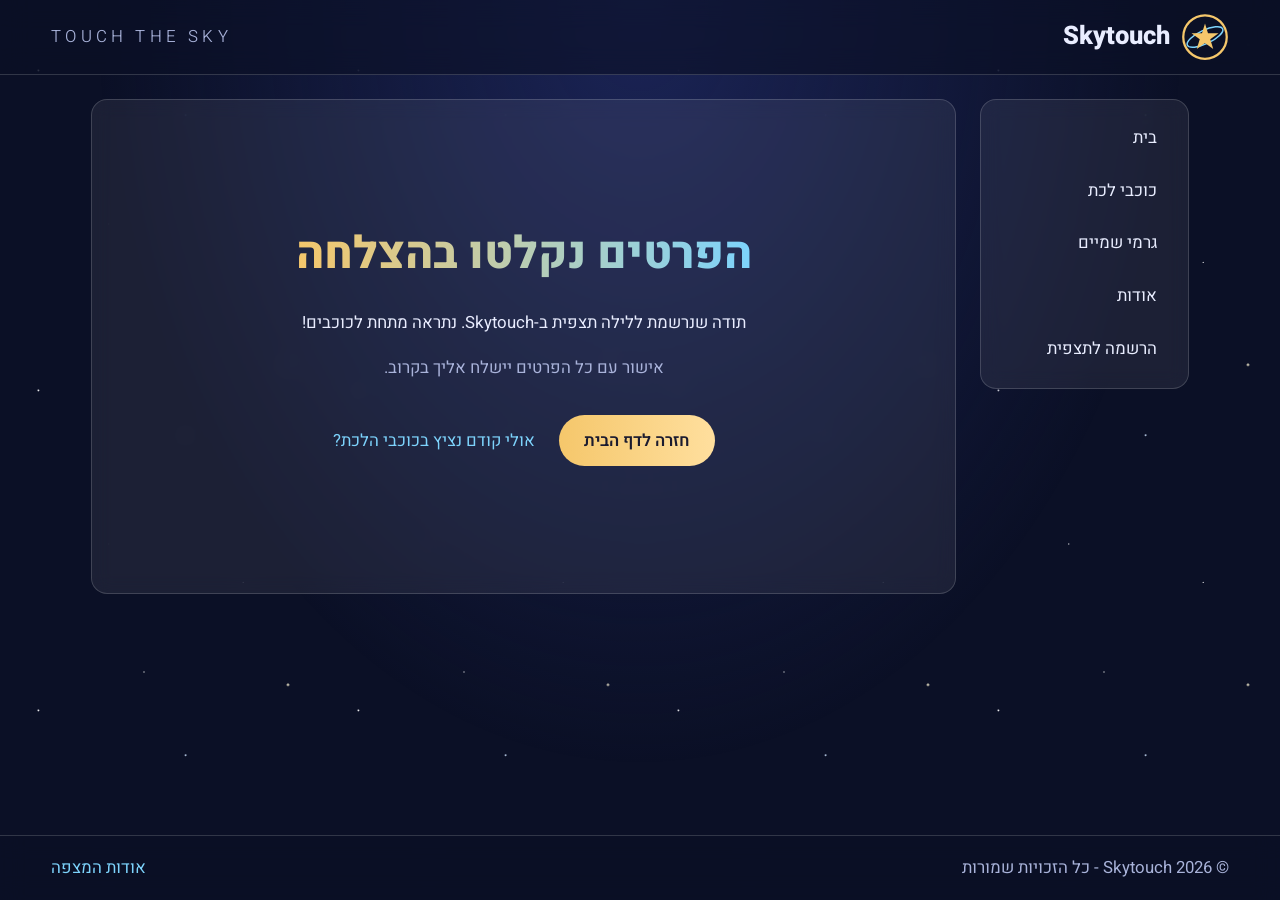
<file: pages/thanks.html>
<!DOCTYPE html>
<html lang="he" dir="rtl">
<head>
  <meta charset="UTF-8">
  <meta name="viewport" content="width=device-width, initial-scale=1.0">
  <meta name="description" content="הפרטים נקלטו בהצלחה - נתראה מתחת לכוכבים">
  <title>הפרטים נקלטו | Skytouch</title>
  <link rel="icon" href="../favicon.ico">
  <link rel="preconnect" href="https://fonts.googleapis.com">
  <link rel="preconnect" href="https://fonts.gstatic.com" crossorigin>
  <link href="https://fonts.googleapis.com/css2?family=Heebo:wght@300;400;600;800&display=swap" rel="stylesheet">
  <link rel="stylesheet" href="../css/style.css">
  <link rel="stylesheet" href="../css/thanks.css">
</head>
<body>

  <header class="site-header">
    <a class="logo" href="../index.html">
      <img src="../assets/images/logo.svg" alt="לוגו Skytouch" width="48" height="48">
      <span>Skytouch</span>
    </a>
    <p class="tagline">Touch the Sky</p>
  </header>

  <div class="layout">
    <aside>
      <nav aria-label="תפריט ראשי">
        <ul>
          <li><a href="../index.html">בית</a></li>
          <li><a href="planets.html">כוכבי לכת</a></li>
          <li><a href="objects.html">גרמי שמיים</a></li>
          <li><a href="about.html">אודות</a></li>
          <li><a href="booking.html">הרשמה לתצפית</a></li>
        </ul>
      </nav>
    </aside>

    <main>
      <section class="thanks">
    
        <h1>הפרטים נקלטו בהצלחה</h1>
        <p>תודה שנרשמת ללילה תצפית ב-Skytouch. נתראה מתחת לכוכבים!</p>
        <p class="hint">אישור עם כל הפרטים יישלח אליך בקרוב.</p>
        <div class="actions">
          <a class="btn" href="../index.html">חזרה לדף הבית</a>
          <a href="planets.html">אולי קודם נציץ בכוכבי הלכת?</a>
        </div>
      </section>
    </main>
  </div>

  <footer>
    <p>&copy; 2026 Skytouch - כל הזכויות שמורות</p>
    <a href="about.html">אודות המצפה</a>
  </footer>

</body>
</html>
</file>
<file: css/style.css>
/* ==========================================================
   Skytouch - style.css  (העיצוב המשותף לכל דפי האתר)
   נושאים ללמידה עצמית:
   1) משתני CSS (Custom Properties) - ראו :root
   2) backdrop-filter - אפקט זכוכית מטושטשת (header, nav, כרטיסים)
   ========================================================== */

/* ---------- משתנים ---------- */
:root {
  --bg: #0b1026;
  --bg-soft: #141b3d;
  --glass: rgba(255, 255, 255, 0.07);
  --glass-border: rgba(255, 255, 255, 0.16);
  --text: #e9edff;
  --muted: #a9b3da;
  --gold: #f5c76b;
  --sky: #7dd3fc;
  --bad: #ff8f8f;
  --good: #7ee0a8;
  --radius: 16px;
  --gap: 1.5rem;
}

/* ---------- איפוס ובסיס ---------- */
*,
*::before,
*::after {
  box-sizing: border-box;
}

html {
  scroll-behavior: smooth;
  background: var(--bg);
}

body {
  margin: 0;
  min-height: 100vh;
  display: flex;
  flex-direction: column;
  font-family: "Heebo", Arial, sans-serif;
  font-size: 1.05rem;
  line-height: 1.7;
  color: var(--text);
  background: radial-gradient(ellipse at top, #1b2456 0%, transparent 60%) no-repeat;
}

/* כוכבים מנצנצים ברקע (אנימציה) */
body::before {
  content: "";
  position: fixed;
  inset: 0;
  z-index: -1;
  pointer-events: none;
  background-image:
    radial-gradient(1.5px 1.5px at 12% 22%, #fff, transparent),
    radial-gradient(1px 1px at 34% 70%, #fff, transparent),
    radial-gradient(1.5px 1.5px at 58% 36%, #cfe4ff, transparent),
    radial-gradient(1px 1px at 76% 82%, #fff, transparent),
    radial-gradient(2px 2px at 90% 14%, #fff6d6, transparent),
    radial-gradient(1px 1px at 45% 10%, #fff, transparent);
  background-size: 320px 320px;
 
}



@keyframes float {
  0%, 100% { transform: translateY(0); }
  50%      { transform: translateY(-8px); }
}

img {
  max-width: 100%;
  height: auto;
  display: block;
}

a {
  color: var(--sky);
  text-decoration: none;
}

a:hover {
  color: var(--gold);
}

/* ---------- כותרות ---------- */
h1,
h2,
h3 {
  line-height: 1.25;
  margin: 0 0 0.6em;
}

h1 {
  font-size: clamp(1.8rem, 4vw, 2.8rem);
  font-weight: 800;
  background: linear-gradient(90deg, var(--gold), var(--sky));
  -webkit-background-clip: text;
  background-clip: text;
  color: transparent;
}

h2 {
  font-size: clamp(1.3rem, 2.5vw, 1.8rem);
  color: var(--gold);
}

h3 {
  font-size: 1.2rem;
}

p {
  margin: 0 0 1em;
}

/* ---------- header ---------- */
.site-header {
  position: sticky;
  top: 0; 

  z-index: 10;
  display: flex;
  flex-wrap: wrap;
  align-items: center;
  justify-content: space-between;
  gap: 1rem;
  padding: 0.8rem 4%;
  background: rgba(11, 16, 38, 0.6);
  -webkit-backdrop-filter: blur(14px);
  backdrop-filter: blur(14px);
  border-bottom: 1px solid var(--glass-border);
}

.logo {
  display: flex;
  align-items: center;
  gap: 0.7rem;
  font-size: 1.6rem;
  font-weight: 800;
  color: var(--text);
}

.logo img {
  width: 48px;
  height: 48px;
}

.logo:hover {
  color: var(--gold);
}

.tagline {
  margin: 0;
  font-weight: 300;
  letter-spacing: 0.25em;
  text-transform: uppercase;
  color: var(--muted);
}

/* ---------- פריסת העמוד: aside + main ---------- */
.layout {
  display: flex;
  align-items: flex-start;
  gap: var(--gap);
  flex: 1;
  width: 100%;
  max-width: 1200px;
  margin: 0 auto;
  padding: var(--gap) 4%;
}

aside {
  flex: 0 0 19%;
  min-width: 170px;
  position: sticky;
  top: 6rem;
}

aside nav {
  padding: 1rem;
  background: var(--glass);
  -webkit-backdrop-filter: blur(10px);
  backdrop-filter: blur(10px);
  border: 1px solid var(--glass-border);
  border-radius: var(--radius);
}

aside nav ul {
  display: flex;
  flex-direction: column;
  gap: 0.4rem;
  margin: 0;
  padding: 0;
  list-style: none;
}

aside nav a {
  display: block;
  padding: 0.55rem 0.9rem;
  border-radius: 10px;
  color: var(--text);
  transition: background 0.25s, transform 0.25s;
}

aside nav a:hover {
  background: rgba(255, 255, 255, 0.12);
  transform: translateX(-4px);
}

a[aria-current="page"] {
  background: linear-gradient(90deg, var(--gold), #ffdf9e);
  color: #1b1b2f;
  font-weight: 600;
}

a[aria-current="page"]:hover {
  color: #1b1b2f;
}

/* ---------- main ---------- */
main {
  flex: 1 1 0;
  min-width: 0;
  display: flex;
  flex-direction: column;
  gap: var(--gap);
}

main > section {
  padding: 2rem 4%;
  background: var(--glass);
  -webkit-backdrop-filter: blur(10px);
  backdrop-filter: blur(10px);
  border: 1px solid var(--glass-border);
  border-radius: var(--radius);
}

main > section > h2:first-child {
  position: relative;
  padding-right: 1.4rem;
}

main > section > h2:first-child::before {
  content: "\2726";
  position: absolute;
  right: 0;
  color: var(--sky);
}

/* ---------- כרטיסי מוצרים (משותף לדפי כוכבי הלכת וגרמי השמיים) ---------- */
.cards {
  display: flex;
  flex-wrap: wrap;
  
  
  gap: var(--gap);
}

.card {
  flex: 1 1 28%;
  min-width: 230px;
  display: flex;
  flex-direction: column;
  gap: 0.6rem;
  padding: 1rem;
  background: rgba(255, 255, 255, 0.05);
  border: 1px solid var(--glass-border);
  border-radius: var(--radius);
  transition: transform 0.3s, box-shadow 0.3s, border-color 0.3s;
}

.card:hover {
  transform: translateY(-8px);
  border-color: var(--gold);
  box-shadow: 0 14px 30px rgba(0, 0, 0, 0.45);
}

.card img {
  width: 100%;
  aspect-ratio: 4 / 3;
  object-fit: cover;
  border-radius: 12px;
  animation: float 6s ease-in-out infinite;
}

 

.card h3 {
  margin: 0;
  color: var(--gold);
}

.card p {
  margin: 0;
  color: var(--muted);
  font-size: 0.95rem;
}

.card dl {
  display: flex;
  flex-wrap: wrap;
  margin: 0;
  font-size: 0.92rem;
}

.card dt {
  flex: 0 0 48%;
  color: var(--muted);
}

.card dd {
  flex: 0 0 52%;
  margin: 0;
  font-weight: 600;
}

.card dt:nth-of-type(odd),
.card dt:nth-of-type(odd) + dd {
  background: rgba(255, 255, 255, 0.04);
}

.card a:last-child {
  margin-top: auto;
}

/* ---------- כפתורים ---------- */
.btn,
button,
input[type="submit"] {
  display: inline-block;
  padding: 0.7rem 1.6rem;
  font: inherit;
  font-weight: 600;
  color: #1b1b2f;
  background: linear-gradient(90deg, var(--gold), #ffdf9e);
  border: 0;
  border-radius: 999px;
  cursor: pointer;
  transition: transform 0.25s, box-shadow 0.25s;
}

.btn:hover,
button:hover {
  color: #1b1b2f;
  transform: translateY(-3px);
  box-shadow: 0 8px 20px rgba(245, 199, 107, 0.35);
}

button[type="reset"] {
  color: var(--text);
  background: transparent;
  border: 1px solid var(--glass-border);
}

button[type="reset"]:hover {
  color: var(--text);
  box-shadow: none;
  border-color: var(--gold);
}

/* ---------- footer ---------- */
footer {
  margin-top: auto;
  display: flex;
  flex-wrap: wrap;
  align-items: center;
  justify-content: space-between;
  gap: 0.6rem 1.5rem;
  padding: 1.1rem 4%;
  color: var(--muted);
  background: rgba(11, 16, 38, 0.6);
  -webkit-backdrop-filter: blur(12px);
  backdrop-filter: blur(12px);
  border-top: 1px solid var(--glass-border);
}

footer p {
  margin: 0;
}

/* ---------- רספונסיבי ---------- */
@media (max-width: 900px) {
  .layout {
    flex-direction: column;
    align-items: stretch;
  }

  aside {
    position: static;
    flex: none;
    width: 100%;
  }

  aside nav ul {
    flex-direction: row;
    flex-wrap: wrap;
  }

  aside nav li {
    flex: 1 1 30%;
  }

  aside nav a { 
    text-align: center;
  }

  aside nav a:hover {
    transform: translateY(-2px);
  }
}

@media (max-width: 520px) {
  body {
    font-size: 1rem;
  }

  .tagline {
    display: none;
  }

  .site-header {
    justify-content: center;
  }

  main > section {
    padding: 1.3rem 5%;
  }

  footer {
    justify-content: center;
    text-align: center;
  }
}
</file>
<file: css/home.css>
/* ==========================================================
   home.css - עיצוב ייחודי לדף הבית בלבד (תבנית שונה: ללא תפריט צד)
   נושא נוסף ללמידה עצמית: clip-path (חיתוך צורת ה-hero)
   ========================================================== */

/* תפריט אופקי בתוך ה-header */
.home .site-header nav ul {
  display: flex;
  flex-wrap: wrap;
  gap: 0.4rem;
  margin: 0;
  padding: 0;
  list-style: none;
}

.home .site-header nav a {
  display: block;
  padding: 0.45rem 1rem;
  color: var(--text);
  border-radius: 999px;
  transition: background 0.25s;
}

.home .site-header nav a:hover {
  background: rgba(255, 255, 255, 0.14);
}

/* main של דף הבית רחב ומרוכז */
.home main {
  width: 100%;
  max-width: 1200px;
  margin: 0 auto;
  padding: var(--gap) 4%;
}

/* ---------- hero ---------- */
.hero {
  display: flex;
  flex-wrap: wrap;
  align-items: center;
  gap: var(--gap);
  padding-bottom: 4rem;
  
  background: linear-gradient(135deg, rgba(125, 211, 252, 0.12), rgba(245, 199, 107, 0.1));
}

.hero-text {
  flex: 1 1 45%;
}

.eyebrow {
  margin-bottom: 0.2rem;
  letter-spacing: 0.15em;
  color: var(--sky);
}

.hero h1 {
  font-size: clamp(2.4rem, 7vw, 4.4rem);
  direction: ltr;
  text-align: right;
}

.hero img {
  flex: 1 1 40%;
  min-width: 260px;
  border-radius: var(--radius);
 
}
/* ---------- פס סטטיסטיקות ---------- */
.stats {
  display: flex;
  flex-wrap: wrap;
  justify-content: space-around;
  
  gap: 1rem;
  margin: 0;
  padding: 0;
  list-style: none;
  text-align: center;
}

.stats li {
  flex: 1 1 20%;
  min-width: 130px;
  padding: 1rem 0.5rem;
  border-radius: var(--radius);
  background: rgba(255, 255, 255, 0.05);
}

.stats strong {
  display: block;
  font-size: 2.4rem;
  font-weight: 800;
  line-height: 1.1;
  color: var(--gold);
}

.stats li:nth-child(even) strong {
  color: var(--sky);
}

.stats span {
  color: var(--muted);
}

/* ---------- כרטיסי כניסה ---------- */
.entry-cards {
  display: flex;
  flex-wrap: wrap;
  gap: var(--gap);
}

.entry-cards .card {
  flex: 1 1 28%;
  min-width: 230px;
}

.entry-cards .card img {
  aspect-ratio: 16 / 10;
}

/* ---------- רשימת מה רואים ---------- */
.sky-list {
  display: flex;
  flex-direction: column;
  gap: 0.6rem;
  margin: 0;
  padding: 0;
  list-style: none;
}

.sky-list li {
  position: relative;
  padding: 0.5rem 2rem 0.5rem 0.5rem;
  border-radius: 10px;
  transition: background 0.25s;
}

.sky-list li::before {
  content: "\2605";
  position: absolute;
  top: 0.45rem;
  right: 0.5rem;
  color: var(--gold);
}

.sky-list li:hover {
  background: rgba(255, 255, 255, 0.07);
}

@media (max-width: 900px) {
  .hero {
   
    padding-bottom: 2rem;
  }

  .hero h1 {
    text-align: center;
  }

  .hero-text {
    flex-basis: 100%;
    text-align: center;
  }
}

@media (max-width: 520px) {
  .home .site-header nav ul {
    justify-content: center;
  }

  .stats li {
    flex-basis: 40%;
  }

  .entry-cards .card {
    flex-basis: 100%;
  }
}
</file>
<file: css/about.css>
/* ==========================================================
   about.css - עיצוב ייחודי לדף האודות בלבד
   ========================================================== */

/* סיפור + תמונה זה לצד זה */
.story {
  display: flex;
  flex-wrap: wrap;
  align-items: center;
  gap: var(--gap);
}

.story-text {
  flex: 1 1 50%;
}

.story figure {
  flex: 1 1 35%;
  min-width: 240px;
  margin: 0;
  text-align:center;
}

.story figure img {
  border-radius: var(--radius);
  border: 1px solid var(--glass-border);
}

figcaption {
  margin-top: 0.5rem;
  font-size: 0.9rem;
  color: var(--muted);
}

/* רשימה עם כוכבים */
.perks {
  display: flex;
  flex-wrap: wrap;
  gap: 0.8rem 1.5rem;
  margin: 0;
  padding: 0;
  list-style: none;
}

.perks li {
  flex: 1 1 40%;
  padding-right: 1.6rem;
  position: relative;
}

.perks li::before {
  content: "\2726";
  position: absolute;
  right: 0;
  color: var(--gold);
}

/* רשימה ממוספרת כציר זמן */
.timeline {
  margin: 0;
  padding: 0;
  list-style: none;

  border-right: 2px solid var(--glass-border);
}

.timeline li {
  /* position: relative; */
  padding: 0 2.6rem 1.2rem 0;
 
}

.timeline li::before {

  position: absolute;
  top: 0;
  right: -1.05rem;
  display: flex;
  align-items: center;
  justify-content: center;
  width: 2rem;
  height: 2rem;
  font-weight: 800;
  color: #1b1b2f;
  background: var(--gold);
  border-radius: 50%;
}

.timeline li:last-child {
  padding-bottom: 0;
}

.timeline li:last-child::before {
  background: var(--sky);
}

וידאו + הורדה
.media-row {
  display: flex;
  flex-wrap: wrap;
   align-items: first baseline; 
   gap: var(--gap); 
}

.video-box {
  flex: 2 1 55%;
  margin: 0;
}

.video-box video {
  width: 100%;
  height: auto;
  border-radius: var(--radius);
  border: 1px solid var(--glass-border);
  background: #000;
}

.download-box {
  flex: 1 1 30%;
  padding: 1.2rem;
  background: rgba(255, 255, 255, 0.05);
  /* border: 1px dashed var(--gold); */
  border-radius: var(--radius);
}

/* טבלת לוח הזמנים */
.schedule {
  width: 100%;
  border-collapse: collapse;
  overflow: hidden;
  border-radius: 12px;
}

.schedule caption {
  padding-bottom: 0.6rem;
  text-align: right;
  color: var(--muted);
}

.schedule th,
.schedule td {
  padding: 0.7rem 1rem;
  text-align: right;
}

.schedule thead th {
  color: #1b1b2f;
  background: var(--gold);
}

.schedule tbody tr:nth-child(odd) {
  background: rgba(255, 255, 255, 0.06);
}

.schedule tbody tr:hover {
  background: rgba(125, 211, 252, 0.18);
}

.note {
  margin: 1rem 0 0;
  color: var(--muted);
}

@media (max-width: 700px) {
  .story-text,
  .story figure,
  .video-box,
  .download-box {
    flex-basis: 100%;
  }

  .perks li {
    flex-basis: 100%;
  }

  .schedule th,
  .schedule td {
    padding: 0.5rem 0.4rem;
    font-size: 0.9rem;
  }
}
</file>
<file: css/booking.css>
/* ==========================================================
   booking.css - עיצוב ייחודי לטופס ההרשמה בלבד
   ========================================================== */

form {
  display: flex;
  flex-direction: column;
  gap: 1.2rem;
}

fieldset {
  margin: 0;
  padding: 1.2rem 1.4rem 1.4rem;
  border: 1px solid var(--glass-border);
  border-radius: var(--radius);
  background: rgba(0, 0, 0, 0.18);
}

legend {
  padding: 0 0.6rem;
  font-weight: 600;
  color: var(--gold);
}

.row {
  display: flex;
  flex-wrap: wrap;
  gap: 1rem;
}

.row + .row {
  margin-top: 1rem;
}

label {
  display: flex;
  flex-direction: column;
  gap: 0.35rem;
  flex: 1 1 40%;
  min-width: 200px;
}

label > span:first-child {
  font-size: 0.95rem;
  color: var(--muted);
}

/* שדות הקלט */
input:not([type="radio"], [type="checkbox"], [type="range"]),
select,
textarea {
  width: 100%;
  padding: 0.65rem 0.9rem;
  font: inherit;
  color: var(--text);
  background: rgba(255, 255, 255, 0.08);
  border: 1px solid var(--glass-border);
  border-radius: 10px;
  transition: border-color 0.25s, box-shadow 0.25s, background 0.25s;
}

select option,
select optgroup {
  color: #1b1b2f;
}

input::placeholder,
textarea::placeholder {
  color: rgba(169, 179, 218, 0.6);
}

input:focus,
select:focus,
textarea:focus {
  outline: none;
  background: rgba(255, 255, 255, 0.14);
  border-color: var(--sky);
  box-shadow: 0 0 0 3px rgba(125, 211, 252, 0.25);
}


 /* input:not([type="date"]):not(:placeholder-shown):valid,
textarea:not(:placeholder-shown):valid {
  border-color: var(--good);
}

input:not([type="date"]):not(:placeholder-shown):invalid,
textarea:not(:placeholder-shown):invalid {
  border-color: var(--bad);
}

input:not([type="date"]):not(:placeholder-shown):invalid:focus {
  box-shadow: 0 0 0 3px rgba(255, 143, 143, 0.3);
} */
 input:is([type="text"], [type="email"], [type="tel"], [type="number"]):not(:placeholder-shown):valid,
textarea:not(:placeholder-shown):valid {
  border-color: var(--good);
}
 
input:is([type="text"], [type="email"], [type="tel"], [type="number"]):not(:placeholder-shown):invalid,
textarea:not(:placeholder-shown):invalid {
  border-color: var(--bad);
}
 
input:is([type="text"], [type="email"], [type="tel"], [type="number"]):not(:placeholder-shown):invalid:focus {
  box-shadow: 0 0 0 3px rgba(255, 143, 143, 0.3);
}

textarea {
  resize: vertical;
}

/* רדיו ותיבות סימון */
.choices {
  display: flex;
  flex-wrap: wrap;
  gap: 0.7rem 1.4rem;
}

.choices label,
.agree {
  flex-direction: row;
  align-items: center;
  gap: 0.6rem;
  flex: 0 1 auto;
  min-width: 0;
  cursor: pointer;
}

input[type="radio"],
input[type="checkbox"] {
  width: 1.15rem;
  height: 1.15rem;
  accent-color: var(--gold);
}



.agree {
  margin-top: 1rem;
}

.agree span {
  font-size: 0.95rem;
}

/* רמת ניסיון */
.range-label {
  margin-top: 1.2rem;
  flex: none;
}

input[type="range"] {
  width: 100%;
  accent-color: var(--gold);
}

.range-ends {
  display: flex;
  justify-content: space-between;
  font-size: 0.85rem;
  color: var(--muted);
}

/* כפתורים */
.buttons {
  display: flex;
  flex-wrap: wrap;
  justify-content: flex-end;
  gap: 1rem;
}

.buttons button {
  min-width: 140px;
}

@media (max-width: 700px) {
  .row > label {
    flex-basis: 100%;
  }

  .buttons button {
    flex: 1 1 100%;
  }

  fieldset {
    padding: 1rem;
  }
}
</file>
<file: css/objects.css>
/* ==========================================================
   objects.css - עיצוב ייחודי לדף גרמי השמיים בלבד
   כולל מפת תמונה (image map) לחיצה
   ========================================================== */

/* עטיפת מפת התמונה: גלילה אופקית במסכים קטנים כדי שהאזורים הלחיצים יישארו מדויקים */
.map-wrap {
  display: flex;
  justify-content: center;
  overflow-x: auto;
  padding: 0.5rem;
  border: 1px solid var(--glass-border);
  border-radius: var(--radius);
  background: rgba(0, 0, 0, 0.25);
}

.map-wrap img {
  flex: none;
  width: 640px;
  height: 360px;
  border-radius: 12px;
}

/* תג צבע לפי סוג הגרם */
.card dd:first-of-type::before {
  content: "\2605";
  margin-left: 0.4rem;
  color: var(--gold);
}

.card dt:nth-of-type(2) + dd {
  color: var(--sky);
}


/* בכרטיסים כאן התמונה רחבה יותר (יחס 4:3 כבר מוגדר ב-style.css) */
.card img {
  aspect-ratio: 4 / 3;
}

@media (max-width: 900px) {
  .map-wrap {
    justify-content: flex-start;
  }
}

@media (max-width: 700px) {
  .card {
    flex-basis: 100%;
  }
}
</file>
<file: css/planets.css>
/* ==========================================================
   planets.css - עיצוב ייחודי לדף כוכבי הלכת בלבד
   ========================================================== */

/* תג צבע שונה לכל קבוצה: פנימיים (סלעיים) מול חיצוניים (ענקים) */
main > section:nth-of-type(2) .card h3::after {
  content: "סלעי";
  margin-right: 0.6rem;
  padding: 0.1rem 0.6rem;
  font-size: 0.75rem;
  font-weight: 400;
  color: #3d1d0c;
  background: #f0a47c;
  border-radius: 999px;
}

main > section:nth-of-type(3) .card h3::after {
  content: "ענק";
  margin-right: 0.6rem;
  padding: 0.1rem 0.6rem;
  font-size: 0.75rem;
  font-weight: 400;
  color: #0b2a44;
  background: var(--sky);
  border-radius: 999px;
}

/* הדגשת צפייה בעין בלתי מזוינת */
.card dd:last-of-type {
  color: var(--good);
}

.card dd:last-of-type:lang(he) {
  letter-spacing: 0.02em;
}

/* תמונות הכוכבים עגולות יותר בדף הזה */
.card img[alt*="איור"] {
  border-radius: 50% 50% 14px 14px;
}

@media (max-width: 700px) {
  .card {
    flex-basis: 100%;
  }
}

@media (max-width: 420px) {
  .card dt,
  .card dd {
    flex-basis: 50%;
  }
}
</file>
<file: css/thanks.css>
/* ==========================================================
   thanks.css - עיצוב ייחודי לדף סיום הטופס בלבד
   ========================================================== */

.thanks {
  position: relative;
  display: flex;
  flex-direction: column;
  align-items: center;
  justify-content: center;
  min-height: 55vh;
  overflow: hidden;
  text-align: center;
}

.thanks h1 {
  position: relative;
}

.hint {
  color: var(--muted);
}

.actions {
  display: flex;
  flex-wrap: wrap;
  align-items: center;
  justify-content: center;
  gap: 1rem 1.5rem;
  margin-top: 1rem;
}



.shooting-star:nth-child(2) {
  right: 55%;
  animation-delay: 1.4s;
}

.shooting-star:nth-child(3) {
  right: 80%;
  animation-delay: 2.7s;
}

/* @keyframes fall {
  0%   { opacity: 0; transform: translate(0, 0) rotate(35deg); }
  15%  { opacity: 1; }
  70%  { opacity: 1; }
  100% { opacity: 0; transform: translate(-320px, 520px) rotate(35deg); }
} */

@media (max-width: 700px) {
  .thanks {
    min-height: 45vh;
  }
}
</file>
